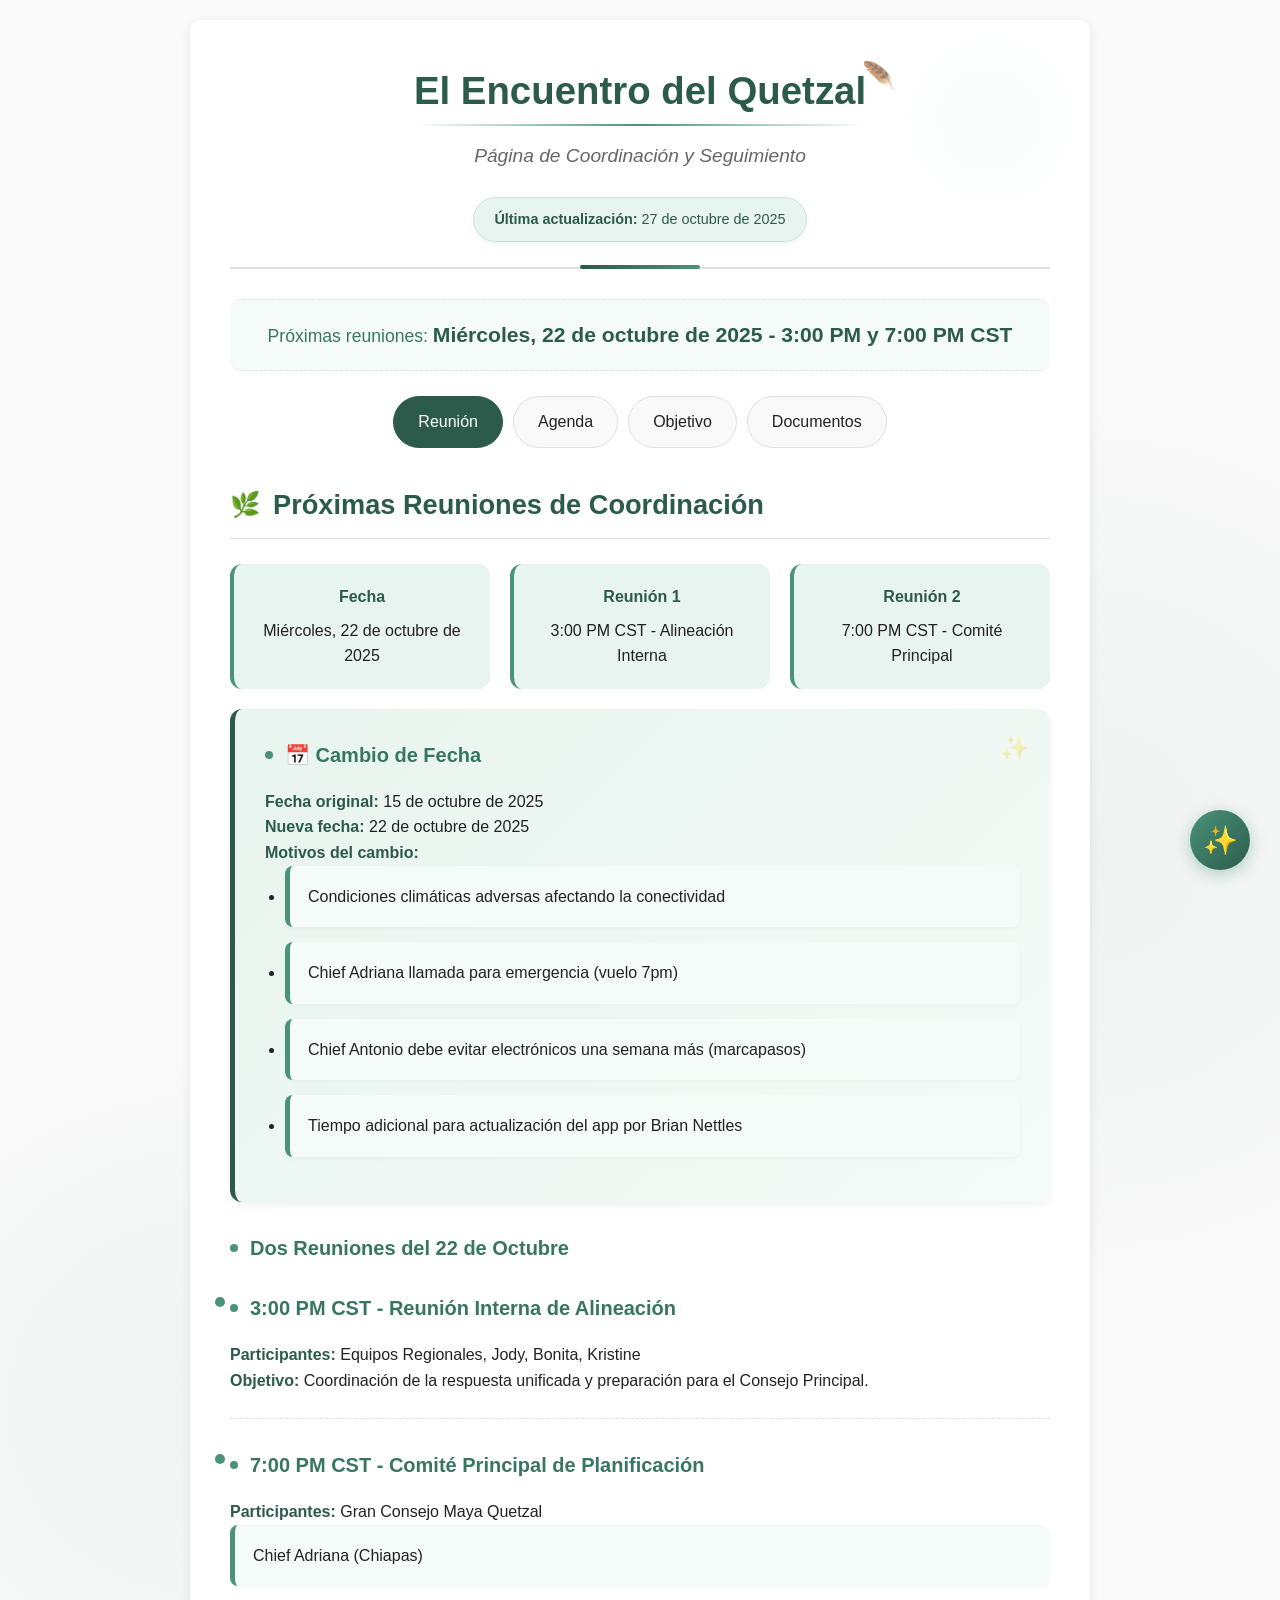
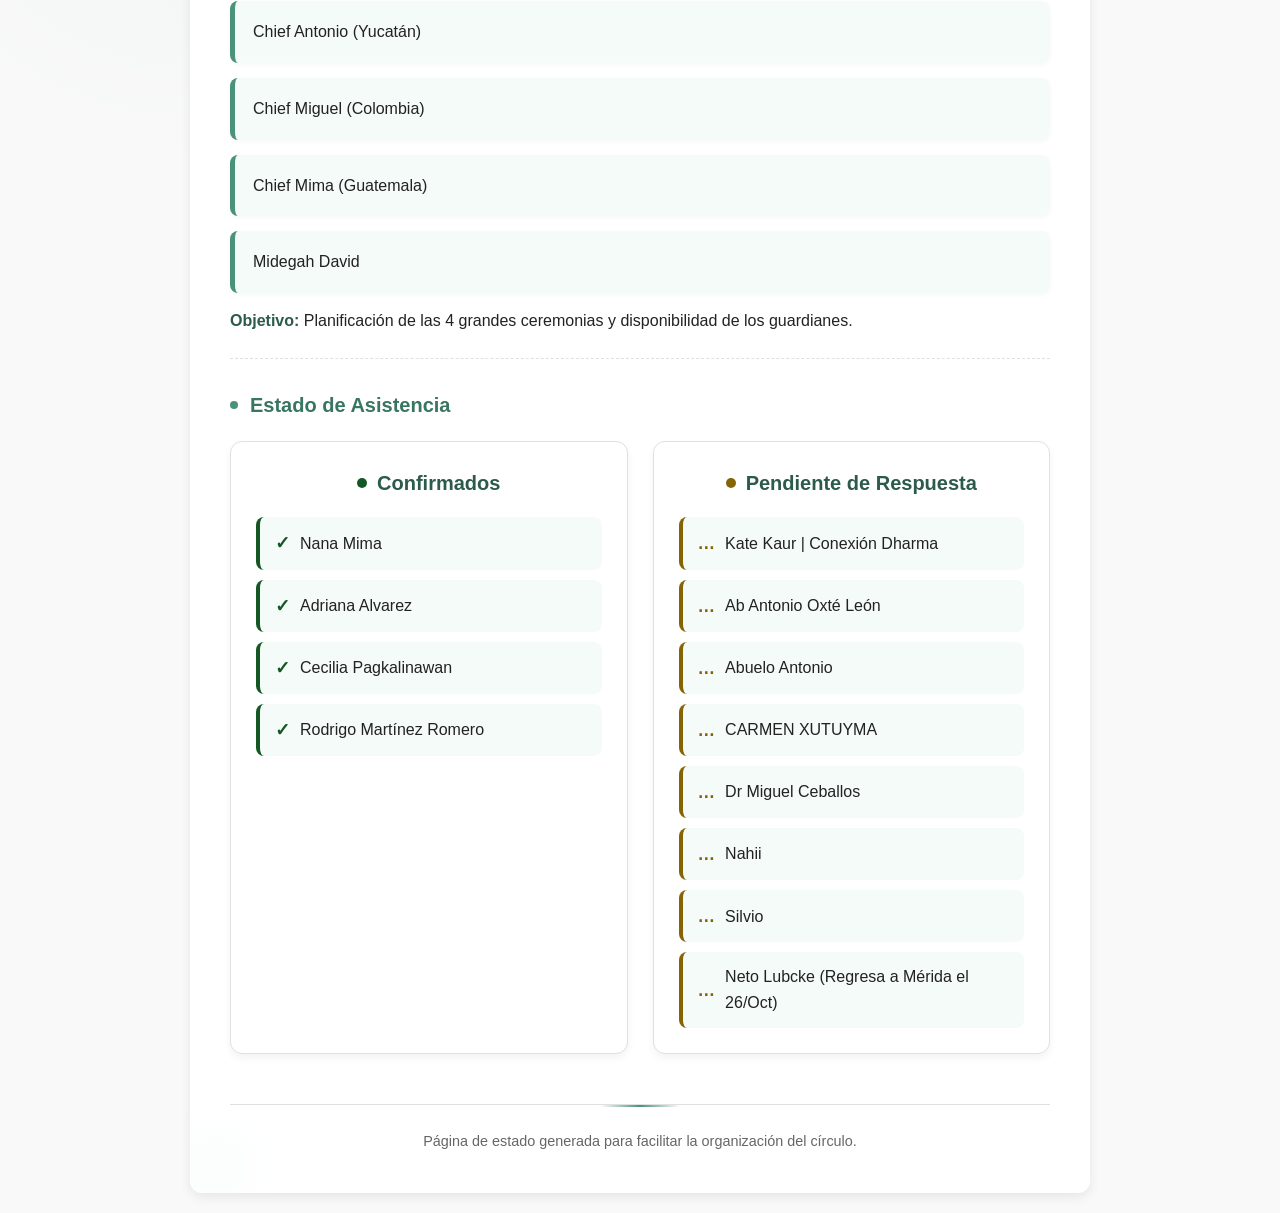
<file: index.html>
<!DOCTYPE html>
<html lang="es">
<head>
    <meta charset="UTF-8">
    <meta name="viewport" content="width=device-width, initial-scale=1.0">
    <meta name="description" content="Coordinación para El Encuentro del Quetzal - Reunión de trabajo y seguimiento">
    <title>El Encuentro del Quetzal - Coordinación</title>
    <link rel="stylesheet" href="css/styles.css">
</head>
<body>

    <main class="container">

        <header>
            <h1>El Encuentro del Quetzal</h1>
            <p class="subtitle">Página de Coordinación y Seguimiento</p>
            <div class="last-update"><strong>Última actualización:</strong> 27 de octubre de 2025</div>
        </header>

        <div class="meeting-date">
            <span class="date-text">Próximas reuniones: </span>
            <span class="date-numbers">Miércoles, 22 de octubre de 2025 - 3:00 PM y 7:00 PM CST</span>
        </div>

        <div class="nav-tabs">
            <div class="nav-tab active" data-target="reunion">Reunión</div>
            <div class="nav-tab" data-target="agenda">Agenda</div>
            <div class="nav-tab" data-target="objetivo">Objetivo</div>
            <div class="nav-tab" data-target="documentos">Documentos</div>
        </div>

        <section id="reunion" class="section-content active">
            <h2>Próximas Reuniones de Coordinación</h2>

            <div class="meeting-details">
                <div class="detail-card">
                    <strong>Fecha</strong>
                    Miércoles, 22 de octubre de 2025
                </div>
                <div class="detail-card">
                    <strong>Reunión 1</strong>
                    3:00 PM CST - Alineación Interna
                </div>
                <div class="detail-card">
                    <strong>Reunión 2</strong>
                    7:00 PM CST - Comité Principal
                </div>
            </div>

            <div class="context-box" style="margin-top: 20px;">
                <h3 style="margin-top: 0;">📅 Cambio de Fecha</h3>
                <p><strong>Fecha original:</strong> 15 de octubre de 2025</p>
                <p><strong>Nueva fecha:</strong> 22 de octubre de 2025</p>
                <p><strong>Motivos del cambio:</strong></p>
                <ul style="list-style: disc; padding-left: 20px;">
                    <li>Condiciones climáticas adversas afectando la conectividad</li>
                    <li>Chief Adriana llamada para emergencia (vuelo 7pm)</li>
                    <li>Chief Antonio debe evitar electrónicos una semana más (marcapasos)</li>
                    <li>Tiempo adicional para actualización del app por Brian Nettles</li>
                </ul>
            </div>

            <h3>Dos Reuniones del 22 de Octubre</h3>

            <div class="agenda-item">
                <h3>3:00 PM CST - Reunión Interna de Alineación</h3>
                <p><strong>Participantes:</strong> Equipos Regionales, Jody, Bonita, Kristine</p>
                <p><strong>Objetivo:</strong> Coordinación de la respuesta unificada y preparación para el Consejo Principal.</p>
            </div>

            <div class="agenda-item">
                <h3>7:00 PM CST - Comité Principal de Planificación</h3>
                <p><strong>Participantes:</strong> Gran Consejo Maya Quetzal</p>
                <ul>
                    <li>Chief Adriana (Chiapas)</li>
                    <li>Chief Antonio (Yucatán)</li>
                    <li>Chief Miguel (Colombia)</li>
                    <li>Chief Mima (Guatemala)</li>
                    <li>Midegah David</li>
                </ul>
                <p><strong>Objetivo:</strong> Planificación de las 4 grandes ceremonias y disponibilidad de los guardianes.</p>
            </div>

            <h3>Estado de Asistencia</h3>

            <div class="participants-container">
                <div class="participant-group confirmed">
                    <h3>Confirmados</h3>
                    <div class="participant-list">
                        <div class="participant-item confirmed">Nana Mima</div>
                        <div class="participant-item confirmed">Adriana Alvarez</div>
                        <div class="participant-item confirmed">Cecilia Pagkalinawan</div>
                        <div class="participant-item confirmed">Rodrigo Martínez Romero</div>
                    </div>
                </div>

                <div class="participant-group pending">
                    <h3>Pendiente de Respuesta</h3>
                    <div class="participant-list">
                        <div class="participant-item pending">Kate Kaur | Conexión Dharma</div>
                        <div class="participant-item pending">Ab Antonio Oxté León</div>
                        <div class="participant-item pending">Abuelo Antonio</div>
                        <div class="participant-item pending">CARMEN XUTUYMA</div>
                        <div class="participant-item pending">Dr Miguel Ceballos</div>
                        <div class="participant-item pending">Nahii</div>
                        <div class="participant-item pending">Silvio</div>
                        <div class="participant-item pending">Neto Lubcke (Regresa a Mérida el 26/Oct)</div>
                    </div>
                </div>
            </div>
        </section>

        <section id="agenda" class="section-content">
            <h2>Agenda para las Reuniones del 22/Oct</h2>

            <div class="context-box">
                <h3 style="margin-top: 0;">🎯 Objetivo General del Ciclo</h3>
                <p>Una <strong>Ceremonia de Unidad</strong> enfocada en nuestra historia y enseñanzas que se extiende <strong>12 meses al año</strong> en cuatro regiones, con <strong>4 ceremonias principales</strong> en los equinoccios y solsticios, y sub-ceremonias en 70 sitios históricos dispersos bajo cada región que comienzan inmediatamente después de la ceremonia principal regional.</p>
            </div>

            <h3>📋 Temas a Tratar en las Reuniones</h3>

            <div class="agenda-item">
                <h3>1. Disponibilidad de Miembros del Consejo</h3>
                <ul>
                    <li>Estado de Chief Adriana (emergencia)</li>
                    <li>Estado de Chief Midegah (conectividad limitada)</li>
                    <li>Estado de Chief Antonio (evitando electrónicos - marcapasos)</li>
                </ul>
            </div>

            <div class="agenda-item">
                <h3>2. Progreso del App - Brian Nettles</h3>
                <ul>
                    <li>Actualización sobre el despliegue del app</li>
                    <li>Estado: <strong>Pendiente de Actualización</strong></li>
                    <li>Fecha estimada de lanzamiento: <strong>Finales de octubre 2025</strong></li>
                    <li>Permitirá la disponibilidad de fondos para las ceremonias</li>
                </ul>
            </div>

            <div class="agenda-item">
                <h3>3. Las 4 Ceremonias Principales (Gran Consejo)</h3>
                <p><strong>Ciclo de 12 meses</strong> con ceremonias en equinoccios y solsticios:</p>

                <div style="margin-top: 15px; padding: 15px; background: var(--color-accent-lighter); border-left: 4px solid #ff6b35; border-radius: 8px;">
                    <strong>🔥 Diciembre 2025 - Palenque, Chiapas</strong>
                    <ul style="list-style: disc; margin-left: 20px;">
                        <li><strong>Chief:</strong> Adriana Alvarez</li>
                        <li><strong>Fecha:</strong> Solsticio de Invierno (Diciembre 2025)</li>
                        <li><strong>Sede Regional:</strong> La Ventana, Chiapas</li>
                        <li><strong>Estado:</strong> Prioridad urgente - Lista para proceder</li>
                        <li><strong>Sub-ceremonias:</strong> Yaxchilán, Bonampak (12 meses siguientes)</li>
                    </ul>
                </div>

                <div style="margin-top: 15px; padding: 15px; background: var(--color-accent-lighter); border-left: 4px solid #8ab4f8; border-radius: 8px;">
                    <strong>💨 Marzo 2026 - Sisbichén, Yucatán</strong>
                    <ul style="list-style: disc; margin-left: 20px;">
                        <li><strong>Chief:</strong> Antonio (Abuelo Antonio)</li>
                        <li><strong>Fecha:</strong> Equinoccio de Primavera (20 de marzo 2026)</li>
                        <li><strong>Sede Regional:</strong> Sisbichén, Yucatán</li>
                        <li><strong>Sub-ceremonias:</strong> Chichén Itzá, Uxmal (Marzo 2025 - Marzo 2026)</li>
                    </ul>
                </div>

                <div style="margin-top: 15px; padding: 15px; background: var(--color-accent-lighter); border-left: 4px solid #fdd663; border-radius: 8px;">
                    <strong>🌍 Junio 2026 - Cerra Tusa, Colombia</strong>
                    <ul style="list-style: disc; margin-left: 20px;">
                        <li><strong>Chief:</strong> Miguel Ceballos</li>
                        <li><strong>Fecha:</strong> Solsticio de Verano (21 de junio 2026)</li>
                        <li><strong>Sede Regional:</strong> Medellín, Colombia</li>
                        <li><strong>Sub-ceremonias:</strong> San Agustín, Tierradentro (12 meses siguientes)</li>
                    </ul>
                </div>

                <div style="margin-top: 15px; padding: 15px; background: var(--color-accent-lighter); border-left: 4px solid #4a90e2; border-radius: 8px;">
                    <strong>💧 Septiembre 2026 - Iximché, Guatemala</strong>
                    <ul style="list-style: disc; margin-left: 20px;">
                        <li><strong>Chief:</strong> Mima (Nana Mima)</li>
                        <li><strong>Fecha:</strong> Equinoccio de Otoño (22 de septiembre 2026)</li>
                        <li><strong>Sede Regional:</strong> Guatemala City, Guatemala</li>
                        <li><strong>Sub-ceremonias:</strong> Tikal, Lago Atitlán (12 meses siguientes)</li>
                    </ul>
                </div>
            </div>

            <div class="agenda-item">
                <h3>4. Carta del Abuelo Chief Phil</h3>
                <ul>
                    <li>Discutir el objetivo: seleccionar <strong>16 delegados</strong> (8 hombres, 8 mujeres)</li>
                    <li>Confirmar cronograma: reunión del Quetzal en <strong>Enero/Febrero 2026</strong></li>
                    <li>Alinear equipo de coordinación (Antonio, Adriana, Nana Mima, CONODEPOA)</li>
                </ul>
            </div>

            <div class="agenda-item">
                <h3>5. Recursos y Logística</h3>
                <ul>
                    <li>Participación comunitaria mediante marketing</li>
                    <li>Coordinación de transporte</li>
                    <li>Comunicación entre regiones</li>
                    <li>Recursos financieros para costos personales, viajes y sedes permanentes</li>
                </ul>
            </div>

            <div class="agenda-item">
                <h3>6. Nuestra Conexión con el Terreno (Ideas de Neto)</h3>
                <ul>
                    <li>Revisar ideas de sostenibilidad, economía y logística local</li>
                </ul>
            </div>
        </section>

        <section id="objetivo" class="section-content">
            <h2>Contexto y Objetivo General</h2>

            <div class="context-box">
                <h3 style="margin-top: 0;">🦅 Gran Consejo Maya Quetzal</h3>
                <p>El propósito de estas coordinaciones es <strong>doble</strong>:</p>

                <p><strong>1. Ceremonia de Unidad (Ciclo de 12 Meses):</strong></p>
                <p>Una ceremonia unificada enfocada en nuestra historia y enseñanzas que se extiende durante 12 meses en cuatro regiones, con <strong>4 ceremonias principales</strong> en los equinoccios y solsticios (Palenque, Sisbichén, Iximché, Cerra Tusa), además de sub-ceremonias en 70 sitios históricos dispersos.</p>

                <p><strong>2. Encuentro del Quetzal (Enero/Febrero 2026):</strong></p>
                <p>Preparar el "Encuentro del Quetzal" en Sisbichén, que se celebrará en <strong>enero o principios de febrero de 2026</strong>, donde se seleccionarán <strong>16 delegados (8 mujeres y 8 hombres)</strong> mediante procesos no partidistas para representar la biorregión (México, Centroamérica y Panamá) en la Cuarta Reunión de la Unión en Canadá (Marzo/Abril 2026).</p>
            </div>

            <h3>📍 Sedes Regionales del Gran Consejo</h3>
            <div class="meeting-details">
                <div class="detail-card">
                    <strong>Chiapas, México</strong>
                    La Ventana
                    <br><small>Chief Adriana Alvarez</small>
                </div>
                <div class="detail-card">
                    <strong>Yucatán, México</strong>
                    Sisbichén
                    <br><small>Chief Antonio</small>
                </div>
                <div class="detail-card">
                    <strong>Guatemala</strong>
                    Guatemala City
                    <br><small>Chief Mima</small>
                </div>
                <div class="detail-card">
                    <strong>Colombia</strong>
                    Medellín
                    <br><small>Chief Miguel Ceballos</small>
                </div>
            </div>

            <div class="context-box" style="margin-top: 20px;">
                <h3 style="margin-top: 0;">🎯 Fase Actual: Preparación</h3>
                <p>El enfoque principal es asistir en la planificación de las cuatro ceremonias principales. Cada región se está preparando para su ceremonia mayor, permitiendo que las de marzo, junio y septiembre tengan más tiempo para planificar y establecer relaciones para la asistencia de subsitios.</p>
                <p><strong>Meta:</strong> Unificar estos esfuerzos bajo una ceremonia y un mensaje, fomentando la unidad y compartiendo todos los registros colectivamente.</p>
            </div>
        </section>

        <section id="documentos" class="section-content">
            <h2>Documentos de Referencia</h2>

            <ul>
                <li>
                    <strong><a href="#carta-completa" class="document-link" style="color: var(--color-primary); text-decoration: none;">Carta del Abuelo Chief Phil</a></strong> - Documento base con la visión y propósito central
                    <span class="status confirmado" style="margin-left: 10px;">Disponible (ver abajo)</span>
                </li>
                <li>
                    <strong>Propuesta de Neto</strong> - Sostenibilidad e integración comunitaria
                    <span class="status confirmado" style="margin-left: 10px;">Disponible</span>
                </li>
                <li>
                    <strong>Lista de invitados</strong> - Territorio Quetzal
                    <span class="status pendiente" style="margin-left: 10px;">Por completar</span>
                </li>
                <li>
                    <strong>Presupuesto preliminar</strong> - Financiamiento y sostenibilidad
                    <span class="status pendiente" style="margin-left: 10px;">Por elaborar</span>
                </li>
                <li>
                    <strong>App del Consejo</strong> - Flujo de Abundancia (Brian Nettles)
                    <span class="status pendiente" style="margin-left: 10px;">Pendiente - Fin Oct 2025</span>
                </li>
                <li>
                    <strong>Carta de Midegah David</strong> - Re-programación de reunión
                    <span class="status confirmado" style="margin-left: 10px;">Disponible</span>
                </li>
            </ul>

            <h3 id="carta-completa" style="margin-top: 35px;">Carta del Abuelo Chief Phil</h3>
            <div class="carta-elegante">
                <div class="carta-header">
                    <h3>Carta del Abuelo Chief Phil</h3>
                    <div class="carta-meta">(Borrador) Actualización a las 9 p. m. PST, 27 de agosto de 2025</div>
                </div>

                <div class="carta-saludo">Queridos familiares:</div>

                <div class="carta-section">
                    <p>Gracias por sus preguntas sobre la próxima Cuarta Reunión de la Unión del Cóndor, el Colibrí, el Quetzal y el Águila en Columbia Británica. Este evento tiene una importancia inmensa, y su interés y participación son cruciales para su éxito.</p>
                </div>

                <div class="carta-section">
                    <h4>Objetivo y Proceso</h4>
                    <p>El objetivo de este proceso es garantizar que cada biorregión representada en nuestra Unión Sagrada tenga la máxima oportunidad de reunirse, elegir a los representantes que transmitirán sus opiniones y compartir los temas más importantes para sus corazones y biorregiones.</p>
                </div>

                <div class="carta-section">
                    <h4>Reuniones Regionales</h4>
                    <p>En preparación para esta reunión sagrada, estoy buscando financiación para organizar tres reuniones regionales antes de reunirnos en Columbia Británica. Estas reuniones, que son una parte crucial de nuestro proceso, unirán a los familiares en sus respectivas tierras natales y biorregiones durante enero y principios de febrero.</p>

                    <div class="carta-destacado">
                        Esta estrategia temporal garantiza que habrá al menos 30 días para la compra de billetes y la organización del viaje a Columbia Británica, lo que proporciona tiempo suficiente para que todos puedan planificar su viaje.
                    </div>
                </div>

                <div class="carta-section">
                    <h4>Fechas de la Reunión Final</h4>
                    <p>La reunión final tendrá lugar en Columbia Británica, entre el 18 y el 22 de marzo o entre el 18 y el 22 de abril de 2026, dependiendo de cuándo podamos determinar las condiciones climáticas óptimas para que nuestro círculo se reúna en armonía con las estaciones.</p>
                </div>

                <div class="carta-section">
                    <h4>Coordinadores Regionales</h4>
                    <p><strong>La Reunión del Cóndor</strong> será coordinada por nuestros hermanos Diego, Marcelo y otras personas que puedan invitar.</p>

                    <p><strong>La Reunión del Colibrí</strong> será coordinada por Tonja Kumiko y nuestros parientes del Amazonas, con el apoyo de nuestro hermano Patrick McCollum y los parientes amazónicos a los que ha ayudado a asistir a la Unión en el pasado.</p>

                    <p><strong>La Reunión del Quetzal</strong> en la biorregión maya tendrá lugar en las tierras del <strong>abuelo Antonio</strong>, donde se celebró la última reunión en un entorno tan hermoso. Será coordinada por el <strong>abuelo Antonio</strong>, las hermanas Adriana y Nana Mima, CONODEPOA y otras personas que decidan invitar. Esto incluye todo México, Centroamérica y Panamá.</p>
                </div>

                <div class="carta-section">
                    <h4>Selección de Delegados</h4>
                    <p>En cada una de estas reuniones, nuestros familiares seleccionarán, a través de nuestros procesos no partidistas y apolíticos, <strong>16 delegados —ocho mujeres y ocho hombres—</strong> para garantizar la igualdad y el equilibrio de género.</p>

                    <div class="carta-destacado">
                        Esto es una prueba de nuestro compromiso con la inclusión y el respeto de todas las voces de nuestra comunidad, garantizando que se escuchen y se tengan en cuenta las perspectivas de todos.
                    </div>

                    <p>Estos delegados, elegidos a través de nuestro proceso no político y no partidista, llevarán las voces de su pueblo y sus biorregiones a Canadá para la Cuarta Reunión.</p>

                    <p>Su papel es fundamental para garantizar que todas las perspectivas estén representadas. Dado que la elección del Primer Consejo se basó en quiénes estaban presentes y se ofrecieron como voluntarios, este nuevo proceso proporcionará una base mucho más amplia para nuestras elecciones no partidistas y no políticas.</p>
                </div>

                <div class="carta-section">
                    <h4>Organización de la Cuarta Reunión</h4>
                    <p>La planificación y la organización de la Cuarta Reunión de la Unión correrán a cargo de las hermanas Joan y Ejna, el hermano Gary y yo, junto con un Comité Anfitrión de la Biorregión Salish.</p>
                </div>

                <div class="carta-section">
                    <h4>Contribuciones e Integración</h4>
                    <p>Todos nuestros parientes del Cóndor, el Colibrí y el Quetzal tendrán tiempo suficiente para compartir sus perspectivas, así como para aprender del Águila de una manera mutuamente beneficiosa. Todas vuestras aportaciones desde el sur serán tenidas en cuenta e integradas en la agenda.</p>

                    <p>Mientras consideráis estos asuntos, y especialmente después de reuniros en vuestras reuniones regionales, por favor enviad vuestras reflexiones, prioridades y opiniones por escrito a nuestro comité organizador y anfitrión para que puedan ser plenamente integradas en nuestro tiempo juntos.</p>

                    <p>Estoy profundamente agradecido por todo lo que cada uno de vosotros ha contribuido y llevado adelante. Vuestros esfuerzos y apoyo han sido inestimables, y reconocemos y apreciamos las contribuciones que habéis hecho.</p>
                </div>

                <div class="carta-section">
                    <h4>Apoyo y Alternativas</h4>
                    <p>Si algún familiar tiene recursos para apoyar este proceso o se siente guiado a sugerir un enfoque alternativo, le invitamos a que lo traiga al círculo. Juntos, podemos hacer que esta reunión sea un éxito.</p>

                    <p>Actualmente, Four Worlds ha sido el principal patrocinador financiero de estas reuniones. Celebrar nuestra reunión final en Columbia Británica es lo más lógico, ya que nos permitirá reunirnos en territorio indígena, donde muchos voluntarios y familiares podrán ofrecer su apoyo.</p>
                </div>

                <div class="carta-section">
                    <h4>Rutas de Viaje</h4>
                    <p><strong>Rutas de viaje que evitan Estados Unidos</strong></p>
                    <p>Para facilitar el viaje a nuestros familiares, hemos investigado y confirmado rutas de vuelo que permiten entrar en Canadá sin transitar por Estados Unidos.</p>

                    <p><strong>1. Vuelos directos desde Latinoamérica/Caribe a Vancouver (YVR)</strong></p>
                    <p>México es la única región latinoamericana con servicios directos a Vancouver durante todo el año:</p>
                    <p><strong>Ciudad de México (MEX → YVR):</strong> Aeroméxico y Air Canada (durante todo el año).</p>
                    <p><strong>Destinos desde México:</strong> Cancún, Guadalajara, Huatulco, Ixtapa/Zihwautanejo, Puerto Vallarta, San José del Cabo, Tepic: Vuelos directos con Air Canada, WestJet o Flair Airlines.</p>
                    <p><strong>Varadero, Cuba (VRA → YVR):</strong> Vuelos directos de temporada con WestJet.</p>
                    <p><strong>Nota:</strong> No hay vuelos directos desde Sudamérica (Argentina, Colombia, Perú, etc.) a Vancouver.</p>

                    <p><strong>2. Vuelos directos desde Latinoamérica/Caribe a Toronto (YYZ)</strong></p>
                    <p>Desde Toronto, nuestros familiares pueden continuar su viaje nacional a Vancouver (YVR), evitando por completo los Estados Unidos. Los vuelos directos incluyen:</p>
                    <p><strong>Aeroméxico:</strong> Ciudad de México (MEX), Bogotá (BOG).</p>
                    <p><strong>Air Canada:</strong> Bogotá (BOG), Medellín (MDE, estacional a partir de noviembre de 2025), Georgetown (GEO, estacional a partir de diciembre de 2025), Lima (LIM, estacional a partir de diciembre de 2025), Puerto Escondido (PXM, estacional a partir de diciembre de 2025).</p>
                    <p><strong>Air Transat:</strong> Toronto a Medellín y Georgetown (estacional).</p>

                    <p><strong>3. América Latina → Toronto → Vancouver (YYZ → YVR)</strong></p>
                    <p>Esta ruta se realiza íntegramente dentro de Canadá tras la llegada a Toronto:</p>
                    <p><strong>Ejemplo:</strong> Bogotá → Toronto (directo) → Vancouver (nacional).</p>
                    <p><strong>Ejemplo:</strong> Puerto Escondido → Toronto (directo, estacional) → Vancouver (nacional).</p>

                    <p>Estas rutas garantizan que nuestros familiares de Cóndor, Colibrí y Quetzal puedan viajar directamente a Canadá sin necesidad de pasar por Estados Unidos.</p>
                </div>

                <div class="carta-firma">
                    <p>Con un cordial y afectuoso saludo,</p>
                    <p><strong>Dekshi y el Abuelo Chief Phil</strong></p>
                </div>

                <a href="#" class="back-to-top">Volver arriba</a>
            </div>
        </section>

        <footer>
            <p>Página de estado generada para facilitar la organización del círculo.</p>
        </footer>

    </main>

    <!-- Nexia - Assistent Virtual -->
    <button class="floating-button nexia-button" onclick="toggleNexia()" aria-label="Obrir assistent virtual Nexia">✨</button>
    <div class="nexia-chat" id="nexiaChat">
        <div class="nexia-header">
            <div>
                <h3>✨ NEXia</h3>
                <p>Guardiana del Quetzal</p>
            </div>
            <div style="display: flex; gap: 8px;">
                <button class="nexia-config" onclick="clearAPIKey()" aria-label="Configurar API key" title="Esborrar API key">⚙️</button>
                <button class="nexia-close" onclick="toggleNexia()" aria-label="Tancar xat">✕</button>
            </div>
        </div>
        <div class="nexia-messages" id="nexiaMessages"></div>
        <div class="nexia-input-area">
            <input type="text" class="nexia-input" id="nexiaInput" onkeypress="if(event.key==='Enter') sendNexiaMessage()" placeholder="Pregunta a NEXia...">
            <button class="nexia-send" onclick="sendNexiaMessage()" aria-label="Enviar missatge">
                <span aria-hidden="true">➤</span>
            </button>
        </div>
    </div>

    <script src="js/script.js"></script>

</body>
</html>
</file>
<file: css/styles.css>
:root {
    --color-primary: #2c5b4c;
    --color-primary-light: #3a7562;
    --color-secondary: #387661;
    --color-accent: #4a937a;
    --color-accent-light: #e8f4ef;
    --color-accent-lighter: #f5fbf8;
    --color-success: #d4edda;
    --color-success-text: #155724;
    --color-warning: #fff3cd;
    --color-warning-text: #856404;
    --color-error: #f8d7da;
    --color-error-text: #721c24;
    --color-background: #f9f9f9;
    --color-surface: #ffffff;
    --color-text: #222222;
    --color-text-light: #666666;
    --color-border: #e0e0e0;
    --shadow: 0 4px 12px rgba(0,0,0,0.08);
    --shadow-hover: 0 6px 20px rgba(0,0,0,0.12);
    --border-radius: 12px;
    --transition: all 0.3s ease;
}

* {
    margin: 0;
    padding: 0;
    box-sizing: border-box;
}

body {
    font-family: -apple-system, BlinkMacSystemFont, "Segoe UI", Roboto, Helvetica, Arial, sans-serif;
    line-height: 1.6;
    background-color: var(--color-background);
    color: var(--color-text);
    margin: 0;
    padding: 20px;
    background-image:
        radial-gradient(circle at 15% 50%, rgba(74, 147, 122, 0.05) 0%, transparent 20%),
        radial-gradient(circle at 85% 30%, rgba(56, 118, 97, 0.05) 0%, transparent 20%),
        radial-gradient(circle at 50% 80%, rgba(44, 91, 76, 0.05) 0%, transparent 20%);
}

main.container {
    max-width: 900px;
    margin: 0 auto;
    background-color: var(--color-surface);
    padding: 40px;
    border-radius: var(--border-radius);
    box-shadow: var(--shadow);
    transition: var(--transition);
    position: relative;
    overflow: hidden;
}

main.container::before {
    content: "";
    position: absolute;
    top: 0;
    right: 0;
    width: 200px;
    height: 200px;
    background: radial-gradient(circle, var(--color-accent-light) 0%, transparent 70%);
    opacity: 0.3;
    z-index: 0;
}

main.container::after {
    content: "";
    position: absolute;
    bottom: -50px;
    left: -50px;
    width: 150px;
    height: 150px;
    background: radial-gradient(circle, var(--color-accent-lighter) 0%, transparent 70%);
    opacity: 0.4;
    z-index: 0;
}

header {
    text-align: center;
    border-bottom: 2px solid var(--color-border);
    padding-bottom: 25px;
    margin-bottom: 30px;
    position: relative;
    z-index: 1;
}

header::after {
    content: "";
    position: absolute;
    bottom: -2px;
    left: 50%;
    transform: translateX(-50%);
    width: 120px;
    height: 4px;
    background: linear-gradient(90deg, var(--color-primary), var(--color-accent));
    border-radius: 2px;
}

h1 {
    color: var(--color-primary);
    margin: 0 0 10px 0;
    font-size: 2.4rem;
    position: relative;
    display: inline-block;
}

h1::before {
    content: "🪶";
    position: absolute;
    right: -30px;
    top: -5px;
    font-size: 0.7em;
    opacity: 0.7;
}

h1::after {
    content: "";
    position: absolute;
    bottom: -5px;
    left: 0;
    width: 100%;
    height: 2px;
    background: linear-gradient(90deg, transparent, var(--color-accent), transparent);
}

h2 {
    color: var(--color-primary);
    border-bottom: 1px solid var(--color-border);
    padding-bottom: 12px;
    margin: 35px 0 25px;
    font-size: 1.7rem;
    display: flex;
    align-items: center;
    position: relative;
    z-index: 1;
}

h2::before {
    content: "🌿";
    margin-right: 12px;
    font-size: 0.9em;
}

h3 {
    color: var(--color-secondary);
    margin: 28px 0 18px;
    font-size: 1.25rem;
    display: flex;
    align-items: center;
    position: relative;
    z-index: 1;
}

h3::before {
    content: "";
    width: 8px;
    height: 8px;
    background: var(--color-accent);
    border-radius: 50%;
    margin-right: 12px;
    display: inline-block;
}

.subtitle {
    font-size: 1.2em;
    color: var(--color-text-light);
    margin: 10px 0;
    font-style: italic;
}

.last-update {
    display: inline-block;
    background-color: var(--color-accent-light);
    color: var(--color-primary);
    padding: 10px 20px;
    border-radius: 25px;
    font-size: 0.9em;
    margin-top: 15px;
    border: 1px solid #c8e6d9;
    box-shadow: 0 2px 5px rgba(0,0,0,0.05);
}

section {
    margin-bottom: 45px;
    position: relative;
    z-index: 1;
}

ul {
    list-style-type: none;
    padding: 0;
}

li {
    background-color: var(--color-accent-lighter);
    margin-bottom: 15px;
    padding: 18px;
    border-left: 5px solid var(--color-accent);
    color: var(--color-text);
    border-radius: 8px;
    transition: var(--transition);
    box-shadow: 0 2px 5px rgba(0,0,0,0.03);
}

li:hover {
    transform: translateX(5px);
    box-shadow: 0 4px 8px rgba(0,0,0,0.08);
}

ul ul li {
    background-color: transparent;
    border-left: none;
    padding: 10px 0 10px 20px;
    margin-bottom: 0;
    border-bottom: 1px dashed var(--color-border);
    box-shadow: none;
}

ul ul li:last-child {
    border-bottom: none;
}

ul ul li:hover {
    transform: none;
    background-color: rgba(255,255,255,0.7);
}

strong {
    color: var(--color-primary);
}

.status {
    padding: 8px 18px;
    border-radius: 20px;
    font-weight: bold;
    display: inline-block;
    font-size: 0.9em;
    box-shadow: 0 2px 4px rgba(0,0,0,0.1);
}

.confirmado {
    background-color: var(--color-success);
    color: var(--color-success-text);
    border: 1px solid #c3e6cb;
}

.confirmado::before {
    content: "✓ ";
}

.pendiente {
    background-color: var(--color-warning);
    color: var(--color-warning-text);
    border: 1px solid #ffeeba;
}

.pendiente::before {
    content: "… ";
}

.no-disponible {
    background-color: var(--color-error);
    color: var(--color-error-text);
}

.no-disponible::before {
    content: "✗ ";
}

.meeting-details {
    display: grid;
    grid-template-columns: repeat(auto-fit, minmax(200px, 1fr));
    gap: 20px;
    margin: 20px 0;
}

.detail-card {
    background: var(--color-accent-light);
    padding: 20px;
    border-radius: var(--border-radius);
    border-left: 4px solid var(--color-accent);
    text-align: center;
}

.detail-card strong {
    display: block;
    margin-bottom: 8px;
    color: var(--color-primary);
}

.participants-container {
    display: grid;
    grid-template-columns: 1fr 1fr;
    gap: 25px;
    margin-top: 20px;
}

.participant-group {
    background: var(--color-surface);
    padding: 25px;
    border-radius: var(--border-radius);
    border: 1px solid var(--color-border);
    box-shadow: 0 4px 8px rgba(0,0,0,0.05);
    transition: var(--transition);
}

.participant-group:hover {
    transform: translateY(-3px);
    box-shadow: 0 6px 12px rgba(0,0,0,0.08);
}

.participant-group h3 {
    margin-top: 0;
    color: var(--color-primary);
    display: flex;
    align-items: center;
    justify-content: center;
}

.participant-group h3::before {
    content: "";
    width: 10px;
    height: 10px;
    border-radius: 50%;
    margin-right: 10px;
}

.participant-group.confirmed h3::before {
    background: var(--color-success-text);
}

.participant-group.pending h3::before {
    background: var(--color-warning-text);
}

.participant-list {
    display: grid;
    grid-template-columns: 1fr;
    gap: 10px;
}

.participant-item {
    display: flex;
    align-items: center;
    padding: 12px 15px;
    background: var(--color-accent-lighter);
    border-radius: 8px;
    border-left: 4px solid var(--color-accent);
    transition: var(--transition);
}

.participant-item:hover {
    background: white;
    transform: translateX(3px);
}

.participant-item.confirmed {
    border-left-color: var(--color-success-text);
}

.participant-item.pending {
    border-left-color: var(--color-warning-text);
}

.participant-item::before {
    margin-right: 10px;
    font-weight: bold;
    font-size: 1.1em;
}

.participant-item.confirmed::before {
    content: "✓";
    color: var(--color-success-text);
}

.participant-item.pending::before {
    content: "…";
    color: var(--color-warning-text);
}

.agenda-item {
    margin-bottom: 30px;
    padding-bottom: 25px;
    border-bottom: 1px dashed var(--color-border);
    position: relative;
}

.agenda-item:last-child {
    border-bottom: none;
}

.agenda-item::before {
    content: "";
    position: absolute;
    left: -15px;
    top: 5px;
    width: 10px;
    height: 10px;
    background: var(--color-accent);
    border-radius: 50%;
}

.context-box {
    background: linear-gradient(135deg, var(--color-accent-light), var(--color-accent-lighter));
    padding: 30px;
    border-radius: var(--border-radius);
    border-left: 5px solid var(--color-primary);
    margin: 30px 0;
    box-shadow: 0 4px 10px rgba(0,0,0,0.05);
    position: relative;
    z-index: 1;
}

.context-box::before {
    content: "✨";
    position: absolute;
    right: 20px;
    top: 20px;
    font-size: 1.5em;
    opacity: 0.3;
}

footer {
    margin-top: 50px;
    padding-top: 25px;
    border-top: 1px solid var(--color-border);
    text-align: center;
    color: var(--color-text-light);
    font-size: 0.9em;
    position: relative;
    z-index: 1;
}

footer::before {
    content: "";
    position: absolute;
    top: 0;
    left: 50%;
    transform: translateX(-50%);
    width: 80px;
    height: 2px;
    background: linear-gradient(90deg, transparent, var(--color-accent), transparent);
}

.meeting-date {
    text-align: center;
    margin: 25px 0;
    padding: 18px;
    color: var(--color-text);
    font-size: 1.1em;
    border-top: 1px dashed var(--color-border);
    border-bottom: 1px dashed var(--color-border);
    background: var(--color-accent-lighter);
    border-radius: var(--border-radius);
    position: relative;
    z-index: 1;
}

.meeting-date .date-text {
    font-weight: 500;
    color: var(--color-secondary);
}

.meeting-date .date-numbers {
    font-weight: 600;
    color: var(--color-primary);
    font-size: 1.2em;
}

/* Navegación por pestañas */
.nav-tabs {
    display: flex;
    flex-wrap: wrap;
    gap: 10px;
    margin: 25px 0;
    justify-content: center;
    position: relative;
    z-index: 1;
}

.nav-tab {
    padding: 12px 24px;
    background: var(--color-background);
    border: 1px solid var(--color-border);
    border-radius: 30px;
    cursor: pointer;
    transition: var(--transition);
    font-weight: 500;
    position: relative;
    overflow: hidden;
}

.nav-tab::before {
    content: "";
    position: absolute;
    top: 0;
    left: -100%;
    width: 100%;
    height: 100%;
    background: linear-gradient(90deg, transparent, rgba(255,255,255,0.4), transparent);
    transition: left 0.5s;
}

.nav-tab:hover::before {
    left: 100%;
}

.nav-tab:hover {
    background: var(--color-secondary);
    color: white;
    border-color: var(--color-secondary);
}

.nav-tab.active {
    background: var(--color-primary);
    color: white;
    border-color: var(--color-primary);
}

.section-content {
    display: none;
    animation: fadeIn 0.5s ease;
}

@keyframes fadeIn {
    from { opacity: 0; transform: translateY(10px); }
    to { opacity: 1; transform: translateY(0); }
}

.section-content.active {
    display: block;
}

/* ESTILO ELEGANTE PARA LA CARTA DEL ABUELO CHIEF PHIL */
.carta-elegante {
    background: linear-gradient(135deg, #f8fdfa 0%, #f0f9f5 100%);
    border: 1px solid var(--color-border);
    border-left: 6px solid var(--color-primary);
    padding: 40px;
    border-radius: var(--border-radius);
    margin-top: 25px;
    box-shadow: 0 6px 20px rgba(0,0,0,0.08);
    position: relative;
    overflow: hidden;
    font-family: 'Georgia', serif;
    line-height: 1.7;
    color: #333;
}

.carta-elegante::before {
    content: "";
    position: absolute;
    top: 0;
    right: 0;
    width: 120px;
    height: 120px;
    background: radial-gradient(circle, rgba(74, 147, 122, 0.1) 0%, transparent 70%);
    z-index: 0;
}

.carta-header {
    text-align: center;
    margin-bottom: 35px;
    padding-bottom: 20px;
    border-bottom: 2px solid rgba(44, 91, 76, 0.1);
    position: relative;
    z-index: 1;
}

.carta-header h3 {
    color: var(--color-primary);
    font-size: 1.6em;
    margin-bottom: 10px;
    font-weight: 700;
    justify-content: center;
}

.carta-meta {
    font-style: italic;
    color: var(--color-text-light);
    font-size: 0.95em;
    margin-top: 10px;
}

.carta-saludo {
    font-size: 1.1em;
    margin-bottom: 25px;
    font-weight: 600;
    color: var(--color-primary);
}

.carta-section {
    margin-bottom: 30px;
    position: relative;
    z-index: 1;
}

.carta-section h4 {
    color: var(--color-secondary);
    margin-bottom: 15px;
    font-size: 1.2em;
    font-weight: 600;
    border-left: 3px solid var(--color-accent);
    padding-left: 15px;
}

.carta-section p {
    margin-bottom: 15px;
    text-align: justify;
}

.carta-destacado {
    background: rgba(255, 255, 255, 0.7);
    padding: 20px;
    border-radius: 8px;
    border-left: 4px solid var(--color-accent);
    margin: 20px 0;
    box-shadow: 0 2px 8px rgba(0,0,0,0.05);
}

.carta-firma {
    text-align: right;
    margin-top: 40px;
    padding-top: 20px;
    border-top: 1px solid rgba(44, 91, 76, 0.1);
    font-style: italic;
    color: var(--color-primary);
    font-weight: 600;
}

.carta-firma p {
    margin-bottom: 5px;
}

.back-to-top {
    display: block;
    text-align: center;
    margin-top: 30px;
    padding: 12px 20px;
    background: var(--color-accent-light);
    color: var(--color-primary);
    border-radius: 25px;
    text-decoration: none;
    font-weight: 500;
    transition: var(--transition);
    border: 1px solid var(--color-border);
}

.back-to-top:hover {
    background: var(--color-accent);
    color: white;
    transform: translateY(-2px);
    box-shadow: 0 4px 8px rgba(0,0,0,0.1);
}

/* Responsive improvements */
@media (max-width: 768px) {
    .participants-container {
        grid-template-columns: 1fr;
    }

    .meeting-details {
        grid-template-columns: 1fr;
    }

    .nav-tabs {
        flex-direction: column;
        align-items: center;
    }

    .nav-tab {
        width: 100%;
        max-width: 250px;
        text-align: center;
    }

    .carta-elegante {
        padding: 25px;
    }
}

@media (max-width: 600px) {
    main.container {
        padding: 25px 20px;
    }

    body {
        padding: 10px;
    }

    h1 {
        font-size: 1.9rem;
    }

    h1::before {
        display: none;
    }

    h2 {
        font-size: 1.5rem;
    }

    h3 {
        font-size: 1.15rem;
    }

    .context-box {
        padding: 20px;
    }

    .participant-group {
        padding: 20px;
    }

    .carta-elegante {
        padding: 20px;
    }

    .carta-header h3 {
        font-size: 1.4em;
    }

    .nexia-chat {
        right: 10px;
        left: 10px;
        width: auto;
        bottom: 90px;
    }

    .nexia-button {
        right: 20px;
        bottom: 20px;
    }
}

/* Nexia - Assistent Virtual */
.floating-button {
    position: fixed;
    width: 60px;
    height: 60px;
    border-radius: 50%;
    border: none;
    cursor: pointer;
    display: flex;
    align-items: center;
    justify-content: center;
    box-shadow: 0 4px 16px rgba(0,0,0, 0.3);
    transition: all 0.3s cubic-bezier(0.4, 0, 0.2, 1);
    z-index: 1001;
}

.floating-button:hover {
    transform: scale(1.1);
}

.nexia-button {
    bottom: 30px;
    right: 30px;
    background: linear-gradient(135deg, var(--color-accent), var(--color-primary));
    font-size: 28px;
    box-shadow: 0 4px 16px rgba(74, 147, 122, 0.4);
}

.nexia-button:hover {
    box-shadow: 0 6px 30px rgba(74, 147, 122, 0.6);
}

.nexia-chat {
    position: fixed;
    bottom: 100px;
    right: 30px;
    width: 380px;
    height: 550px;
    background: linear-gradient(135deg, #2d4e3a 0%, #1a2e22 100%);
    border: 2px solid rgba(74, 147, 122, 0.4);
    border-radius: 20px;
    box-shadow: 0 8px 32px rgba(0, 0, 0, 0.6), 0 0 50px rgba(74, 147, 122, 0.2);
    display: none;
    flex-direction: column;
    z-index: 1000;
    backdrop-filter: blur(20px);
}

.nexia-chat.open {
    display: flex;
    animation: slideIn 0.3s cubic-bezier(0.4, 0, 0.2, 1);
}

@keyframes slideIn {
    from { transform: translateY(20px); opacity: 0; }
    to { transform: translateY(0); opacity: 1; }
}

.nexia-header {
    padding: 20px;
    border-bottom: 1px solid rgba(74, 147, 122, 0.3);
    display: flex;
    justify-content: space-between;
    align-items: center;
}

.nexia-header h3 {
    margin: 0;
    color: var(--color-accent);
    font-family: inherit;
    font-size: 1.2rem;
}

.nexia-header h3::before {
    content: none;
}

.nexia-header p {
    margin: 4px 0 0 0;
    color: #8ab4f8;
    font-size: 0.75rem;
}

.nexia-config,
.nexia-close {
    width: 28px;
    height: 28px;
    border-radius: 50%;
    background: rgba(74, 147, 122, 0.2);
    border: none;
    cursor: pointer;
    color: var(--color-accent);
    font-size: 16px;
    transition: all 0.2s;
}

.nexia-config:hover,
.nexia-close:hover {
    background: rgba(74, 147, 122, 0.3);
}

.nexia-close:hover {
    transform: rotate(90deg);
}

.nexia-messages {
    flex: 1;
    overflow-y: auto;
    padding: 20px;
    display: flex;
    flex-direction: column;
    gap: 12px;
}

.nexia-message {
    max-width: 80%;
    padding: 12px 16px;
    border-radius: 12px;
    font-size: 0.9rem;
    line-height: 1.5;
    animation: messageIn 0.3s ease;
}

@keyframes messageIn {
    from { opacity: 0; transform: translateY(10px); }
    to { opacity: 1; transform: translateY(0); }
}

.nexia-message.bot {
    align-self: flex-start;
    background: linear-gradient(135deg, rgba(74, 147, 122, 0.2), rgba(56, 118, 97, 0.2));
    border: 1px solid rgba(74, 147, 122, 0.3);
    color: #fff8f0;
}

.nexia-message.user {
    align-self: flex-end;
    background: linear-gradient(135deg, var(--color-accent), var(--color-primary));
    color: white;
    font-weight: 500;
}

.nexia-input-area {
    padding: 16px;
    border-top: 1px solid rgba(74, 147, 122, 0.3);
    display: flex;
    gap: 8px;
}

.nexia-input {
    flex: 1;
    background: rgba(74, 147, 122, 0.1);
    border: 1px solid rgba(74, 147, 122, 0.3);
    border-radius: 20px;
    padding: 10px 16px;
    color: #fff8f0;
    font-family: inherit;
    font-size: 0.9rem;
}

.nexia-input::placeholder {
    color: rgba(74, 147, 122, 0.5);
}

.nexia-input:focus {
    outline: none;
    border-color: rgba(74, 147, 122, 0.6);
}

.nexia-send {
    width: 40px;
    height: 40px;
    border-radius: 50%;
    background: linear-gradient(135deg, var(--color-accent), var(--color-primary));
    border: none;
    cursor: pointer;
    color: white;
    font-size: 18px;
    transition: all 0.2s;
}

.nexia-send:hover {
    transform: scale(1.1);
}

.nexia-suggestions {
    display: flex;
    flex-wrap: wrap;
    gap: 8px;
    margin-top: 8px;
}

.nexia-suggestion {
    background: rgba(74, 147, 122, 0.2);
    border: 1px solid rgba(74, 147, 122, 0.3);
    border-radius: 16px;
    padding: 6px 12px;
    font-size: 0.8rem;
    color: var(--color-accent);
    cursor: pointer;
    transition: all 0.2s;
}

.nexia-suggestion:hover {
    background: rgba(74, 147, 122, 0.3);
    border-color: rgba(74, 147, 122, 0.5);
}
</file>
